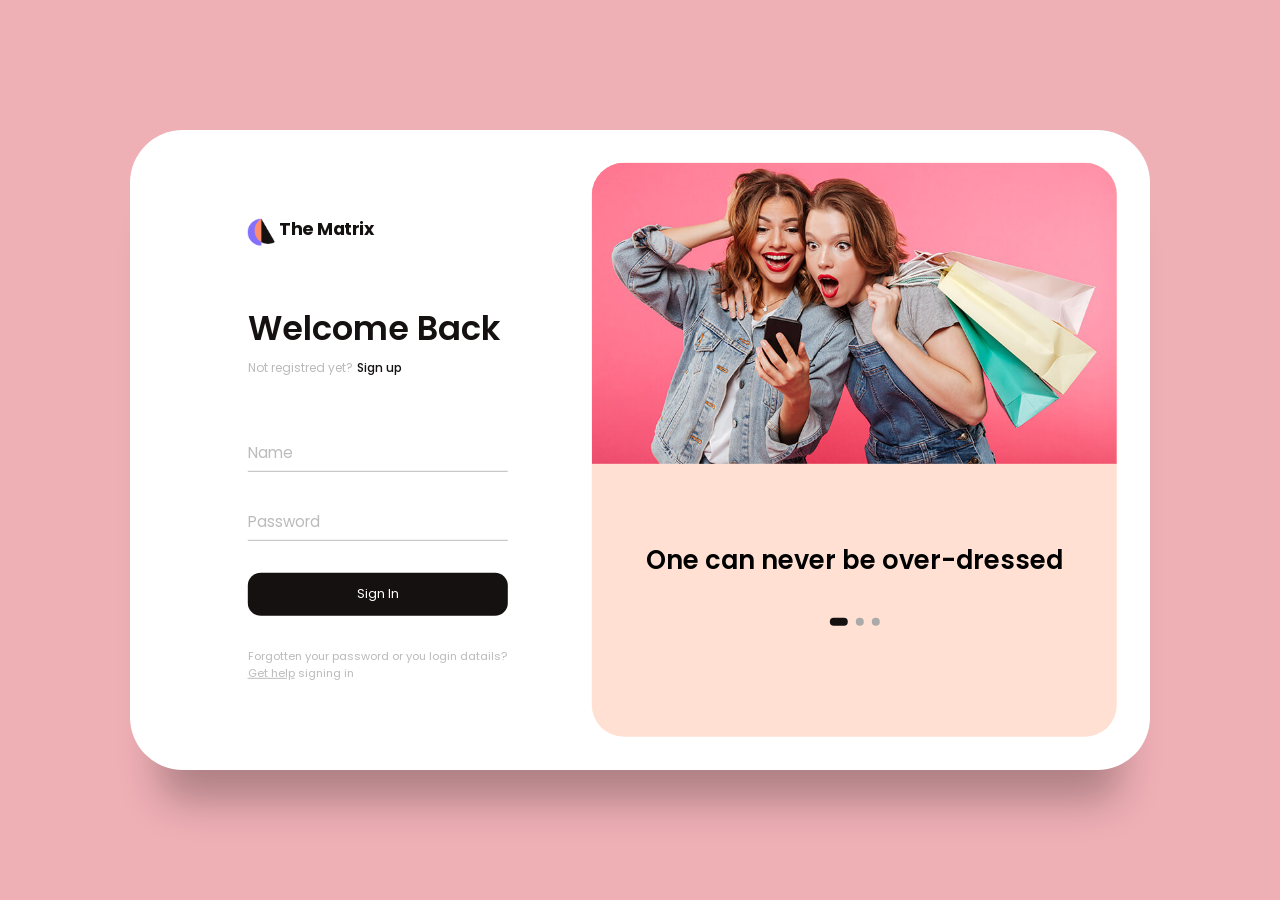
<file: E-commerce Website/index.html>
<!DOCTYPE html>
<html lang="en">
  <head>
    <meta charset="UTF-8" />
    <meta http-equiv="X-UA-Compatible" content="IE=edge" />
    <meta name="viewport" content="width=device-width, initial-scale=1.0" />
    <title>The Matrix</title>
    <link rel="stylesheet" href="css/login.css" />
  </head>


  <body>
    
    <main>
      <div class="box">
        <div class="inner-box">
          <div class="forms-wrap">
            <form action="index.html" autocomplete="off" class="sign-in-form">
              <div class="logo">
                <img src="./img/logo.png" alt="easyclass" />
                <h4>The Matrix</h4>
              </div>

              <div class="heading">
                <h2>Welcome Back</h2>
                <h6>Not registred yet?</h6>
                <a href="#" class="toggle">Sign up</a>
              </div>

              <div class="actual-form">
                <div class="input-wrap">
                  <input
                    type="text"
                    minlength="4"
                    class="input-field"
                    autocomplete="off"
                    required
                  />
                  <label>Name</label>
                </div>

                <div class="input-wrap">
                  <input
                    type="password"
                    minlength="4"
                    class="input-field"
                    autocomplete="off"
                    required
                  />
                  <label>Password</label>
                </div>

                <input type="submit" value="Sign In" class="sign-btn" onclick="location.href='ShopProducts.html';" />

                <p class="text">
                  Forgotten your password or you login datails?
                  <a href="#">Get help</a> signing in
                </p>
              </div>
            </form>

            <form action="index.html" autocomplete="off" class="sign-up-form">
              <div class="logo">
                <img src="./img/logo.png" alt="easyclass" />
                <h4>The Matrix</h4>
              </div>

              <div class="heading">
                <h2>Get Started</h2>
                <h6>Already have an account?</h6>
                <a href="#" class="toggle">Sign in</a>
              </div>

              <div class="actual-form">
                <div class="input-wrap">
                  <input
                    type="text"
                    minlength="4"
                    class="input-field"
                    autocomplete="off"
                    required
                  />
                  <label>Name</label>
                </div>

                <div class="input-wrap">
                  <input
                    type="email"
                    class="input-field"
                    autocomplete="off"
                    required
                  />
                  <label>Email</label>
                </div>

                <div class="input-wrap">
                  <input
                    type="password"
                    minlength="4"
                    class="input-field"
                    autocomplete="off"
                    required
                  />
                  <label>Password</label>
                </div>

                <input type="submit" value="Sign Up" class="sign-btn" />

                <p class="text">
                  By signing up, I agree to the
                  <a href="#">Terms of Services</a> and
                  <a href="#">Privacy Policy</a>
                </p>
              </div>
            </form>
          </div>

          <div class="carousel">
            <div class="images-wrapper">
              <img src="./img/blog-1.jpg" class="image img-1 show" alt="" />
              <img src="./img/blog-2.jpg" class="image img-2" alt="" />
              <img src="./img/blog-3.jpg" class="image img-3" alt="" />
            </div>

            <div class="text-slider">
              <div class="text-wrap">
                <div class="text-group">
                  <h2>One can never be over-dressed</h2>
                  <h2>High quality fashion</h2>
                  <h2>Create your own style</h2>
                </div>
              </div>

              <div class="bullets">
                <span class="active" data-value="1"></span>
                <span data-value="2"></span>
                <span data-value="3"></span>
              </div>
            </div>
          </div>
        </div>
      </div>
    </main>

    <!-- Javascript file -->

    <script src="app.js"></script>
    
  </body>
</html>
</file>
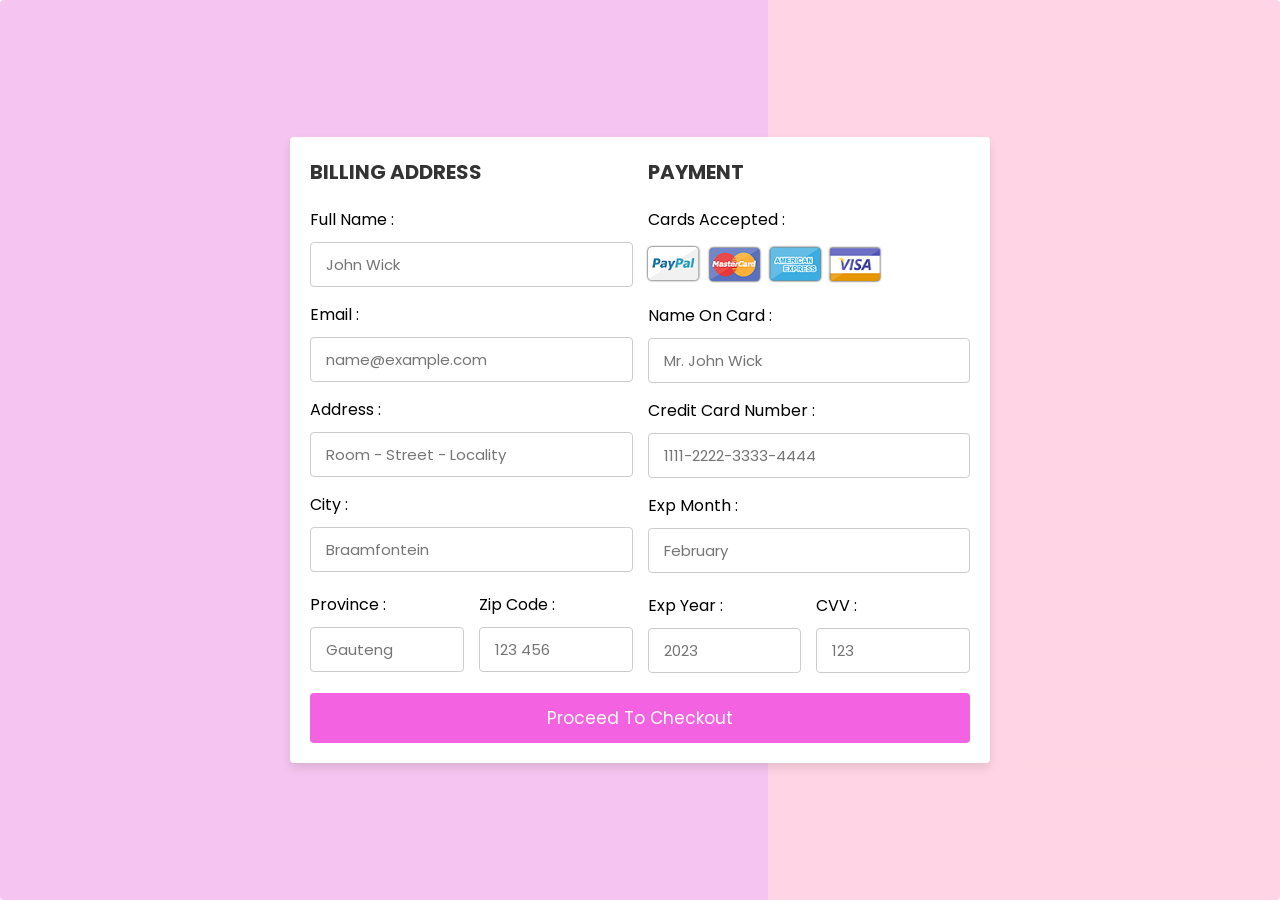
<file: E-commerce Website/PaymentOptions.html>
<!DOCTYPE html>
<html lang="en">
<head>
    <meta charset="UTF-8">
    <meta http-equiv="X-UA-Compatible" content="IE=edge">
    <meta name="viewport" content="width=device-width, initial-scale=1.0">
    <title>The Matrix</title>
    <!-- custom css file link  -->
    <link rel="stylesheet" href="css/PaymentOptions.css">

</head>
<body>





<div class="container">

    <form action="">

        <div class="row">

            <div class="col">

                <h3 class="title">Billing Address</h3>

                <div class="inputBox">
                    <span>Full Name :</span>
                    <input type="text" placeholder="John Wick">
                </div>
                <div class="inputBox">
                    <span>Email :</span>
                    <input type="email" placeholder="name@example.com">
                </div>
                <div class="inputBox">
                    <span>Address :</span>
                    <input type="text" placeholder="Room - Street - Locality">
                </div>
                <div class="inputBox">
                    <span>City :</span>
                    <input type="text" placeholder="Braamfontein">
                </div>

                <div class="flex">
                    <div class="inputBox">
                        <span>Province :</span>
                        <input type="text" placeholder="Gauteng">
                    </div>
                    <div class="inputBox">
                        <span>Zip Code :</span>
                        <input type="text" placeholder="123 456">
                    </div>
                </div>

            </div>

            <div class="col">

                <h3 class="title">Payment</h3>

                <div class="inputBox">
                    <span>cards accepted :</span>
                    <img src="img/card_img.png" alt="">
                </div>
                <div class="inputBox">
                    <span>name on card :</span>
                    <input type="text" placeholder="Mr. John Wick">
                </div>
                <div class="inputBox">
                    <span>credit card number :</span>
                    <input type="number" placeholder="1111-2222-3333-4444">
                </div>
                <div class="inputBox">
                    <span>exp month :</span>
                    <input type="text" placeholder="February">
                </div>

                <div class="flex">
                    <div class="inputBox">
                        <span>exp year :</span>
                        <input type="number" placeholder="2023">
                    </div>
                    <div class="inputBox">
                        <span>CVV :</span>
                        <input type="text" placeholder="123">
                    </div>
                </div>

            </div>
    
        </div>

        <input type="submit" value="proceed to checkout" class="submit-btn">

    </form>

</div>    
    
</body>
</html>
</file>
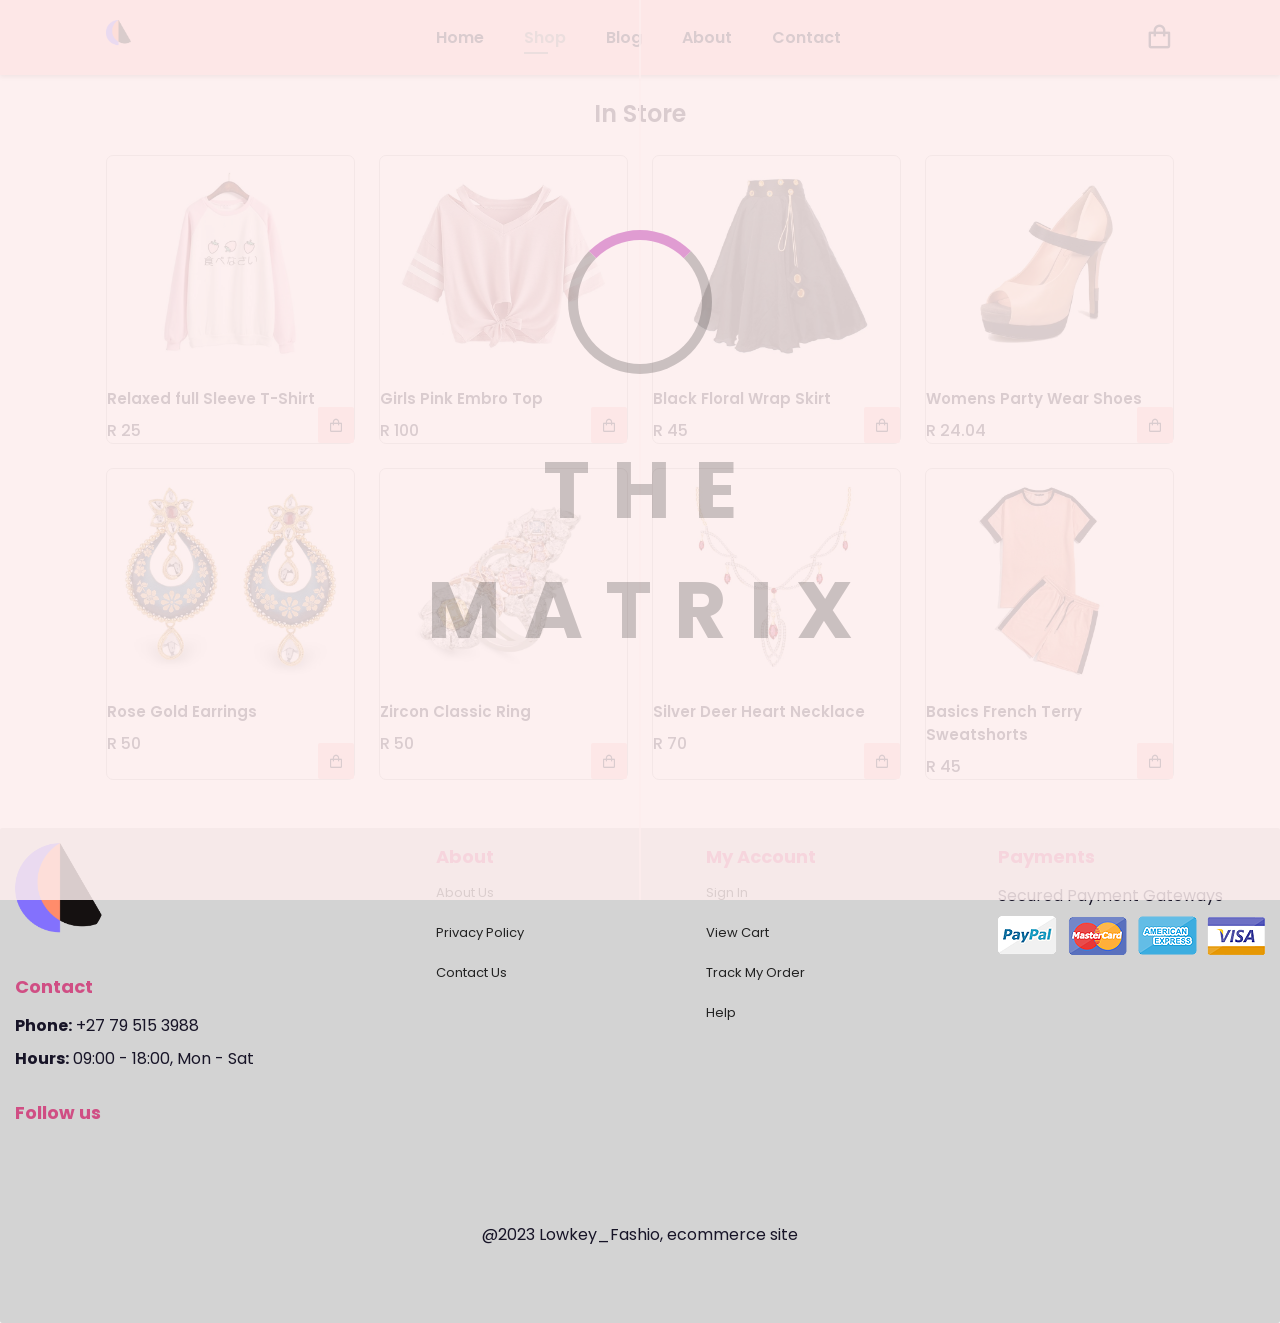
<file: E-commerce Website/ShopProducts.html>
<!DOCTYPE html>
<html lang="en">

<head>
    <meta charset="UTF-8">
    <meta http-equiv="X-UA-Compatible" content="IE=edge">
    <meta name="viewport" content="width=device-width, initial-scale=1.0">

    <title>The Matrix</title>

    <link rel="stylesheet" href="css/style.css">

    <!-- Box Icons -->
    <link href='https://unpkg.com/boxicons@2.1.4/css/boxicons.min.css' rel='stylesheet'>
</head>

  <!--Loader Start-->

  <script src='https://cdnjs.cloudflare.com/ajax/libs/jquery/3.3.1/jquery.min.js'></script>
  <!-- Preloader -->
    <div id="preloader">
      <div id="container" class="container-preloader">
        <div class="animation-preloader">
          <div class="spinner"></div>
          <div class="txt-loading">

            <span preloader-text=" " class="characters">T</span>
            
            <span preloader-text=" " class="characters">H</span>
            
            <span preloader-text=" " class="characters">E</span>
            
            <br>

            <span preloader-text="  " class="characters">M</span>
            
            <span preloader-text=" " class="characters">A</span>
            
            <span preloader-text=" " class="characters">T</span>
            
            <span preloader-text=" " class="characters">R</span>
            
            <span preloader-text=" " class="characters">I</span>
            
            <span preloader-text=" " class="characters">X</span>

            
                        
            
            
          </div>
        </div>	
        <div class="loader-section section-left"></div>
        <div class="loader-section section-right"></div>
      </div>
    </div>	
  
  
  <!--Loader End-->

<body>
    <header>

        <div class="nav container">

            <a href="#" class="logo"><img src="img/logo.png" alt=""></a>
            <!-- Navigation mod -->
            <ul id="navbar">
                <li><a href="index.html">Home</a></li>
                <li><a class="active" href="shop.html">Shop</a></li>
                <li><a href="blog.html">Blog</a></li>
                <li><a href="about.html">About</a></li>
                <li><a href="contact.html">Contact</a></li>
            </ul>
            <!-- harold-v1 -->

            <!-- Cart Icon -->
            <i class='bx bx-shopping-bag' id="cart-icon"></i>

            <!-- Cart -->
            <div class="cart">
                <h2 class="cart-title">Shopping Cart</h2>

                <!-- Content -->
                <div class="cart-content">

                    <div class="cart-box">
                        <!---------------------- Contents for cart-box were here -------------------------->
                    </div>
                </div>
                <!-- Total -->
                <div class="total">
                    <div class="total-title">Amount: </div>
                    <div class="total-price">R 0</div>
                </div>
                <!-- Buy Button -->
                <button type="button" class="btn-buy"><a href="PaymentOptions.html" class="button">Proceed to
                        Checkout</a></button>
                <!-- Cart Close -->
                <i class='bx bx-x' id="close-cart"></i>
            </div>
        </div>
    </header>

    <!-- Shop -->
    <section class="shop container">
        <h2 class="section-title">In Store</h2>
        <!-- Content -->
        <div class="shop-content">
            <!-- Box 1 -->
            <div class="product-box">
                <img src="img/clothes-1.jpg" alt="" class="product-img">
                <h2 class="product-title">Relaxed full Sleeve T-Shirt</h2>
                <span class="price">R 25</span>
                <i class='bx bx-shopping-bag add-cart'></i>
            </div>
            <!-- Box 2 -->
            <div class="product-box">
                <img src="img/clothes-2.jpg" alt="" class="product-img">
                <h2 class="product-title">Girls Pink Embro Top</h2>
                <span class="price">R 100</span>
                <i class='bx bx-shopping-bag add-cart'></i>
            </div>
            <!-- Box 3 -->
            <div class="product-box">
                <img src="img/clothes-3.jpg" alt="" class="product-img">
                <h2 class="product-title">Black Floral Wrap Skirt</h2>
                <span class="price">R 45</span>
                <i class='bx bx-shopping-bag add-cart'></i>
            </div>
            <!-- Box 4 -->
            <div class="product-box">
                <img src="img/party-wear-2.jpg" alt="" class="product-img">
                <h2 class="product-title">Womens Party Wear Shoes</h2>
                <span class="price">R 24.04</span>
                <i class='bx bx-shopping-bag add-cart'></i>
            </div>
            <!-- Box 5 -->
            <div class="product-box">
                <img src="img/jewellery-1.jpg" alt="" class="product-img">
                <h2 class="product-title">Rose Gold Earrings</h2>
                <span class="price">R 50</span>
                <i class='bx bx-shopping-bag add-cart'></i>
            </div>

            <!-- Box 6 -->
            <div class="product-box">
                <img src="img/jewellery-2.jpg" alt="" class="product-img">
                <h2 class="product-title">Zircon Classic Ring</h2>
                <span class="price">R 50</span>
                <i class='bx bx-shopping-bag add-cart'></i>
            </div>
            <!-- Box 7 -->
            <div class="product-box">
                <img src="img/jewellery-3.jpg" alt="" class="product-img">
                <h2 class="product-title">Silver Deer Heart Necklace</h2>
                <span class="price">R 70</span>
                <i class='bx bx-shopping-bag add-cart'></i>
            </div>
            <!-- Box 8 -->
            <div class="product-box">
                <img src="img/shorts-1.jpg" alt="" class="product-img">
                <h2 class="product-title">Basics French Terry Sweatshorts</h2>
                <span class="price">R 45</span>
                <i class='bx bx-shopping-bag add-cart'></i>
            </div>

        </div>
    </section>


    <footer class="section-p1">
        <div class="column">
            <img class="logo" src="img/logo.png" alt="">
            <h4>Contact</h4>

            <p> <strong>Phone:</strong> +27 79 515 3988</p>
            <p> <strong>Hours:</strong> 09:00 - 18:00, Mon - Sat</p>

            <div class="follow">
                <h4>Follow us</h4>

                <div class="icon">
                    <i class="fab fa-facebook-f"></i>
                    <i class="fab fa-twitter"></i>
                    <i class="fab fa-instagram"></i>
                    <i class="fab fa-whatsapp"></i>
                </div>
            </div>
        </div>

        <div class="column">
            <h4>About</h4>
            <a href="AboutUs/AboutUs.html">About Us</a>
            <a href="PrivacyPolicy/PrivacyPolicy.html">Privacy Policy</a>
            <a href="#">Contact Us</a>

        </div>

        <div class="column">
            <h4>My Account</h4>
            <a href="Sign-Up/Sign-up.html">Sign In</a>
            <a href="#">View Cart</a>
            <a href="Order_Tracker/orderTracker.html">Track My Order</a>
            <a href="#">Help</a>

        </div>

        <div class="col secure">
            <h4>Payments</h4>
            <p>Secured Payment Gateways</p>
            <a href="Payment Options/PaymentOptions.html"><img class="pay" src="img/card_img.png" alt=""></a>
        </div>

        <div class="copyright">
            <p>@2023 Lowkey_Fashio, ecommerce site</p>
        </div>
    </footer>


    <!-- Link to JS -->
    <script src="script.js"></script>
</body>

</html>
</file>
<file: E-commerce Website/css/login.css>
@import url("https://fonts.googleapis.com/css2?family=Poppins:wght@200;300;400;500;600;700;800&display=swap");

*,
*::before,
*::after {
  padding: 0;
  margin: 0;
  box-sizing: border-box;
}

body,
input {
  font-family: "Poppins", sans-serif;
}

main {
  width: 100%;
  min-height: 100vh;
  overflow: hidden;
  background-color: #e78b93af;
  padding: 2rem;
  display: flex;
  align-items: center;
  justify-content: center;
}

.box {
  position: relative;
  width: 100%;
  max-width: 1020px;
  height: 640px;
  background-color: #fff;
  border-radius: 3.3rem;
  box-shadow: 0 60px 40px -30px rgba(0, 0, 0, 0.27);
}

.inner-box {
  position: absolute;
  width: calc(100% - 4.1rem);
  height: calc(100% - 4.1rem);
  top: 50%;
  left: 50%;
  transform: translate(-50%, -50%);
}

.forms-wrap {
  position: absolute;
  height: 100%;
  width: 45%;
  top: 0;
  left: 0;
  display: grid;
  grid-template-columns: 1fr;
  grid-template-rows: 1fr;
  transition: 0.8s ease-in-out;
}

form {
  max-width: 260px;
  width: 100%;
  margin: 0 auto;
  height: 100%;
  display: flex;
  flex-direction: column;
  justify-content: space-evenly;
  grid-column: 1 / 2;
  grid-row: 1 / 2;
  transition: opacity 0.02s 0.4s;
}

form.sign-up-form {
  opacity: 0;
  pointer-events: none;
}

.logo {
  display: flex;
  align-items: center;
}

.logo img {
  width: 27px;
  margin-right: 0.3rem;
}

.logo h4 {
  font-size: 1.1rem;
  margin-top: -9px;
  letter-spacing: -0.5px;
  color: #151111;
}

.heading h2 {
  font-size: 2.1rem;
  font-weight: 600;
  color: #151111;
}

.heading h6 {
  color: #bababa;
  font-weight: 400;
  font-size: 0.75rem;
  display: inline;
}

.toggle {
  color: #151111;
  text-decoration: none;
  font-size: 0.75rem;
  font-weight: 500;
  transition: 0.3s;
}

.toggle:hover {
  color: #8371fd;
}

.input-wrap {
  position: relative;
  height: 37px;
  margin-bottom: 2rem;
}

.input-field {
  position: absolute;
  width: 100%;
  height: 100%;
  background: none;
  border: none;
  outline: none;
  border-bottom: 1px solid #bbb;
  padding: 0;
  font-size: 0.95rem;
  color: #151111;
  transition: 0.4s;
}

label {
  position: absolute;
  left: 0;
  top: 50%;
  transform: translateY(-50%);
  font-size: 0.95rem;
  color: #bbb;
  pointer-events: none;
  transition: 0.4s;
}

.input-field.active {
  border-bottom-color: #151111;
}

.input-field.active + label {
  font-size: 0.75rem;
  top: -2px;
}

.sign-btn {
  display: inline-block;
  width: 100%;
  height: 43px;
  background-color: #151111;
  color: #fff;
  border: none;
  cursor: pointer;
  border-radius: 0.8rem;
  font-size: 0.8rem;
  margin-bottom: 2rem;
  transition: 0.3s;
}

.sign-btn:hover {
  background-color: #8371fd;
}

.text {
  color: #bbb;
  font-size: 0.7rem;
}

.text a {
  color: #bbb;
  transition: 0.3s;
}

.text a:hover {
  color: #8371fd;
}

main.sign-up-mode form.sign-in-form {
  opacity: 0;
  pointer-events: none;
}

main.sign-up-mode form.sign-up-form {
  opacity: 1;
  pointer-events: all;
}

main.sign-up-mode .forms-wrap {
  left: 55%;
}

main.sign-up-mode .carousel {
  left: 0%;
}

.carousel {
  position: absolute;
  height: 100%;
  width: 55%;
  left: 45%;
  top: 0;
  background-color: #ffe0d2;
  border-radius: 2rem;
  display: grid;
  grid-template-rows: auto 1fr;
  padding-bottom: 2rem;
  overflow: hidden;
  transition: 0.8s ease-in-out;
}

.images-wrapper {
  display: grid;
  grid-template-columns: 1fr;
  grid-template-rows: 1fr;
}

.image {
  width: 100%;
  grid-column: 1/2;
  grid-row: 1/2;
  opacity: 0;
  transition: opacity 0.3s, transform 0.5s;
}

.img-1 {
  transform: translate(0, -50px);
}

.img-2 {
  transform: scale(0.4, 0.5);
}

.img-3 {
  transform: scale(0.3) rotate(-20deg);
}

.image.show {
  opacity: 1;
  transform: none;
}

.text-slider {
  display: flex;
  align-items: center;
  justify-content: center;
  flex-direction: column;
}

.text-wrap {
  max-height: 2.2rem;
  overflow: hidden;
  margin-bottom: 2.5rem;
}

.text-group {
  display: flex;
  flex-direction: column;
  text-align: center;
  transform: translateY(0);
  transition: 0.5s;
}

.text-group h2 {
  line-height: 2.2rem;
  font-weight: 600;
  font-size: 1.6rem;
}

.bullets {
  display: flex;
  align-items: center;
  justify-content: center;
}

.bullets span {
  display: block;
  width: 0.5rem;
  height: 0.5rem;
  background-color: #aaa;
  margin: 0 0.25rem;
  border-radius: 50%;
  cursor: pointer;
  transition: 0.3s;
}

.bullets span.active {
  width: 1.1rem;
  background-color: #151111;
  border-radius: 1rem;
}

@media (max-width: 850px) {
  .box {
    height: auto;
    max-width: 550px;
    overflow: hidden;
  }

  .inner-box {
    position: static;
    transform: none;
    width: revert;
    height: revert;
    padding: 2rem;
  }

  .forms-wrap {
    position: revert;
    width: 100%;
    height: auto;
  }

  form {
    max-width: revert;
    padding: 1.5rem 2.5rem 2rem;
    transition: transform 0.8s ease-in-out, opacity 0.45s linear;
  }

  .heading {
    margin: 2rem 0;
  }

  form.sign-up-form {
    transform: translateX(100%);
  }

  main.sign-up-mode form.sign-in-form {
    transform: translateX(-100%);
  }

  main.sign-up-mode form.sign-up-form {
    transform: translateX(0%);
  }

  .carousel {
    position: revert;
    height: auto;
    width: 100%;
    padding: 3rem 2rem;
    display: flex;
  }

  .images-wrapper {
    display: none;
  }

  .text-slider {
    width: 100%;
  }
}

@media (max-width: 530px) {
  main {
    padding: 1rem;
  }

  .box {
    border-radius: 2rem;
  }

  .inner-box {
    padding: 1rem;
  }

  .carousel {
    padding: 1.5rem 1rem;
    border-radius: 1.6rem;
  }

  .text-wrap {
    margin-bottom: 1rem;
  }

  .text-group h2 {
    font-size: 1.2rem;
  }

  form {
    padding: 1rem 2rem 1.5rem;
  }
}
</file>
<file: E-commerce Website/css/PaymentOptions.css>
@import url('https://fonts.googleapis.com/css2?family=Poppins:wght@100;300;400;500;600&display=swap');

*{
  font-family: 'Poppins', sans-serif;
  margin:0; padding:0;
  box-sizing: border-box;
  outline: none; border:none;
  text-transform: capitalize;
  transition: all .2s linear;
  border-radius: 4px;
}


.container{
  display: flex;
  justify-content: center;
  align-items: center;
  padding:25px;
  min-height: 100vh;
  background: linear-gradient(90deg, #f5c4f0 60%, rgba(255, 208, 225, 0.911) 40.1%);
}

.container form{
  padding:20px;
  width:700px;
  background: #fff;
  box-shadow: 0 5px 10px rgba(0,0,0,.1);
}

.container form .row{
  display: flex;
  flex-wrap: wrap;
  gap:15px;
}

.container form .row .col{
  flex:1 1 250px;
}

.container form .row .col .title{
  font-size: 20px;
  color:#333;
  padding-bottom: 5px;
  text-transform: uppercase;
}

.container form .row .col .inputBox{
  margin:15px 0;
}

.container form .row .col .inputBox span{
  margin-bottom: 10px;
  display: block;
}

.container form .row .col .inputBox input{
  width: 100%;
  border:1px solid #ccc;
  padding:10px 15px;
  font-size: 15px;
  text-transform: none;
}

.container form .row .col .inputBox input:focus{
  border:1px solid #000;
}

.container form .row .col .flex{
  display: flex;
  gap:15px;
}

.container form .row .col .flex .inputBox{
  margin-top: 5px;
}

.container form .row .col .inputBox img{
  height: 34px;
  margin-top: 5px;
  filter: drop-shadow(0 0 1px #000);
}

.container form .submit-btn{
  width: 100%;
  padding:12px;
  font-size: 17px;
  background: rgba(241, 83, 222, 0.911);
  color:#fff;
  margin-top: 5px;
  cursor: pointer;
}

.container form .submit-btn:hover{
  background: #eb9ce3;
}
</file>
<file: E-commerce Website/css/style.css>
@import url('https://fonts.googleapis.com/css2?family=Poppins&display=swap');

* {
    font-family: "Poppins", sans-serif;
    margin: 0;
    padding: 0;
    scroll-padding-top: 2rem;
    scroll-behavior: smooth;
    box-sizing: border-box;
    list-style: none;
    text-decoration: none;
}

:root {
    --main-color: #fd4646;
    --text-color: #171427;
    --bg-color: #ffc4c4;
    --xt-color: rgb(252, 229, 229);
    --btn-color: rgb(139, 139, 139);
}


body {
    color: var(--text-color);
}


.container {
    max-width: 1068px;
    margin: auto;
    width: 100%;
}

section {
    padding: 4rem 0 3rem;
}

header {
    position: fixed;
    top: 0;
    left: 0;
    width: 100%;
    background: var(--bg-color);
    box-shadow: 0 2px 4px hsla(0, 4%, 15%, 0.329);
    z-index: 100;
}

/*******************/
#navbar{
    display: flex;
    align-items: center;
    justify-content: center;
}

#navbar li{
    list-style: none;
    padding: 0 20px;
    position: relative;
}

#navbar li a{
    text-decoration: none;
    font-size: 16px;
    font-weight: 600;
    color: var(--text-color);
    transition: 0.3s ease;

}

#navbar li a:hover,
#navbar li a.active{
    color: var(--btn-color);
}

#navbar li a.active::after,
#navbar li a:hover::after{
    content: "";
    width: 30%;
    height: 2px;
    background: var(--btn-color);
    position: absolute;
    bottom: -4px;
    left: 20px;
}
/******************/

.nav {
    display: flex;
    align-items: center;
    justify-content: space-between;
    padding: 20px 0;
}

.logo {
    font-size: 1.1rem;
    color: var(--text-color);
    font-weight: 400;
}

.logo img {
    height: 28px;
}

#cart-icon {
    font-size: 1.8rem;
    cursor: pointer;
}

#cart-icon:hover,
#cart-icon.active{
    color: rgb(117, 117, 117);
}

.cart {
    position: fixed;
    top: 0;
    right: -100%;
    width: 360px;
    min-height: 100vh;
    padding: 20px;
    background: var(--xt-color);
    box-shadow: -2px 0 4px hsla(0, 4%, 15%, 0.212);
    transition: .3s;
}

.cart.active {
    right: 0;
}

.cart-title {
    text-align: center;
    font-size: 1.5rem;
    font-weight: 600;
    margin-top: 2rem;
}

.cart-box {
    display: grid;
    grid-template-columns: 32% 50% 18%;
    align-items: center;
    gap: 1rem;
    margin-top: 1rem;
}

.cart-img {
    width: 100px;
    height: 100px;
    object-fit: contain;
    padding: 10px;
    border-radius: 16px;
}

.detail-box {
    display: grid;
    row-gap: 0.5rem;
}

.cart-product-title {
    font-size: 1rem;
    text-transform: uppercase;
}

.cart-price {
    font-weight: 500;
}

.cart-quantity {
    border: 1px solid var(--text-color);
    outline-color: var(--main-color);
    width: 2.4rem;
    text-align: center;
}

.cart-remove {
    font-size: 24px;
    color: var(--main-color);
    cursor: pointer;
}

.total {
    display: flex;
    justify-content: flex-end;
    margin-top: 1.5rem;
    border-top: 1px solid var(--text-color);
}

.total-title {
    font-size: 1rem;
    font-weight: 600;
    padding: 8px;
}

.total-price {
    padding: 8px;
    margin-left: 0.5rem;
}

.btn-buy {
    display: flex;
    margin: 1.5rem auto 0 auto;
    padding: 12px 20px;
    border: none;
    border-radius: 4px;
    background: var(--text-color);
    font-size: 1rem;
    font-weight: 500;
    cursor: pointer;
}

.button {
    color: white;
}

.btn-buy:hover {
    background: var(--btn-color);
}

#close-cart {
    position: absolute;
    top: 1.5rem;
    right: 0.8rem;
    font-size: 2rem;
    cursor: pointer;
    color: var(--text-color);
}

.section-title {
    font-size: 1.5rem;
    font-weight: 600;
    text-align: center;
    margin-bottom: 1.5rem;
}

.shop {
    margin-top: 2rem;
}

/* Shop Content */
.shop-content {
    display: grid;
    grid-template-columns: repeat(auto-fit, minmax(220px, auto));
    gap: 1.5rem;
}

.product-box {
    position: relative;
    border: 0.2px solid rgb(196, 196, 196);
    border-radius: 7px;
}

.product-box:hover {
    padding: 10px;
    border: 1.5px solid var(--bg-color);
    border-radius: 4px;
    transition: 0.15s;
    box-shadow: 7px 7px 10px rgba(0, 0, 0, 0.192);
}

.product-img {
    width: 100%;
    height: auto;
    border-radius: 8px;
    margin-bottom: 0.5rem;
}

.product-title {
    font-size: 15px;
    font-weight: 600;
    text-transform: initial;
    margin-bottom: 0.5rem;
}

.price {
    font-weight: 500;
}

.add-cart {
    position: absolute;
    bottom: 0;
    right: 0;
    background: var(--bg-color);
    color: var(var(--bg-color));
    border-radius: 2px;
    padding: 10px;
    cursor: pointer;
}

.add-cart:hover {
    background: var(--btn-color);
}


/*------------------------ footer start --------------------------------*/
footer {
    display: flex;
    flex-wrap: wrap;
    justify-content: space-between;
    background-color: #a5a5a57c;
    background-position: 20% 20%;
    background-size: cover;
    min-height: 55vh;
    width: 100%;
    border-radius: 2px;
    padding: 15px;;

}

footer .column {
    display: flex;
    flex-direction: column;
    align-items: flex-start;
    margin-bottom: 5px;
}

footer .logo {
    margin-bottom: 30px;
    height: 100px;
    border-radius: 100px;
}

footer h4 {
    font-size: 18px;
    padding-bottom: 13px;
    color: rgba(206, 25, 100, 0.719);
}

footer p {
    font-size: 16px;
    padding: 0 0 8px 0;
}

footer a {
    font-size: 13px;
    text-decoration: none;
    color: #222;
    margin-bottom: 20px;
}

footer .follow {
    margin-top: 20px;
}

footer .follow i {
    color: #465b52;
    padding-right: 12px;
    cursor: pointer;
}

footer .follow i:hover,
footer a:hover {
    color: rgba(236, 92, 143, 0.911);
    padding: 0.01rem 0.03rem;
    transition: 0.2s;

}

footer .copyright {
    width: 100%;
    text-align: center;
}


/* Making it Responsive */
@media (max-width: 1080px) {
    .nav {
        padding: 15px;
    }
}

/* Preloader */
.container-preloader {
	align-items:center; cursor:none; display:flex; height:100%;
  justify-content:center; position:fixed; left:0; top:0; width:100%; z-index:900;
}
.container-preloader .animation-preloader {
	position:absolute; z-index: 100;}
/* Spinner Loading */
.container-preloader .animation-preloader .spinner {
  animation: spinner 2s infinite linear;
	border-radius: 50%;  border: 10px solid rgba(0, 0, 0, 0.2);
  border-top-color: rgb(224, 156, 210); /* It is not in alphabetical order so that you do not overwrite it */
  height: 9em;  margin: 0 auto 3.5em auto; width: 9em;
}
/* Loading text */
.container-preloader .animation-preloader .txt-loading {
  font: bold 5em 'Montserrat', sans-serif;
	text-align: center;	user-select: none;
}
.container-preloader .animation-preloader .txt-loading .characters:before {
  animation: characters 4s infinite;  color: rgb(232, 169, 227);
  content: attr(preloader-text);  left: 0;
  opacity: 0;  position: absolute;  top: 0;
  transform: rotateY(-90deg);
}
.container-preloader .animation-preloader .txt-loading .characters {
	color: rgba(0, 0, 0, 0.2);	position: relative;
}
.container-preloader .animation-preloader .txt-loading .characters:nth-child(2):before {
  animation-delay: 0.2s;
}
.container-preloader .animation-preloader .txt-loading .characters:nth-child(3):before {
  animation-delay: 0.4s;
}
.container-preloader .animation-preloader .txt-loading .characters:nth-child(4):before {
  animation-delay: 0.6s;
}
.container-preloader .animation-preloader .txt-loading .characters:nth-child(5):before {
  animation-delay: 0.8s;
}
.container-preloader .animation-preloader .txt-loading .characters:nth-child(6):before {
  animation-delay: 1s;
}
.container-preloader .animation-preloader .txt-loading .characters:nth-child(7):before {
  animation-delay: 1.2s;
}
.container-preloader .loader-section {
  background-color: #fdeeeed8;  height: 100%;
  position: fixed;  top: 0;  width: calc(50% + 1px);
}
.container-preloader .loader-section.section-left {
  left: 0;
}
.container-preloader .loader-section.section-right {
  right: 0;
}
/* Fade effect on loading animation */
.loaded .animation-preloader {
  opacity: 0;
  transition: 0.3s ease-out;
}
/* Curtain effect */
.loaded .loader-section.section-left {
  transform: translateX(-101%);
  transition: 0.7s 0.3s all cubic-bezier(0.1, 0.1, 0.1, 1.000);
  transition: 0.9s ease-in;
}
.loaded .loader-section.section-right {
  transform: translateX(101%);
  transition: 0.7s 0.3s all cubic-bezier(0.1, 0.1, 0.1, 1.000);
  transition: 0.9s ease-in;
}
/* Animation of the preloader */
@keyframes spinner {
to {
	transform: rotateZ(360deg);
}}
/* Animation of letters loading from the preloader */
@keyframes characters {
  0%,
  75%,
  100% {
 opacity: 0;
 transform: rotateY(-90deg);
  }
  25%,
  50% {
    opacity: 1;
    transform: rotateY(0deg);
  }}
/* Laptop size back (laptop, tablet, cell phone) */
@media screen and (max-width: 767px) {
	/* Preloader */
	/* Spinner Loading */	
	.container-preloader .animation-preloader .spinner {
	height: 8em;
	width: 8em;
	}
	/* Text Loading */
	.container-preloader .animation-preloader .txt-loading {
	  font: bold 3.5em 'Montserrat', sans-serif;
	}}
@media screen and (max-width: 500px) {
	/* Prelaoder */
	/* Spinner Loading */
	.container-preloader .animation-preloader .spinner {
	height: 7em;
	width: 7em;
	}
	/*Loading text */
	.container-preloader .animation-preloader .txt-loading {
	  font: bold 2em 'Montserrat', sans-serif;
	}}
.origin{text-decoration:none;
font-size:45px;}
</file>
